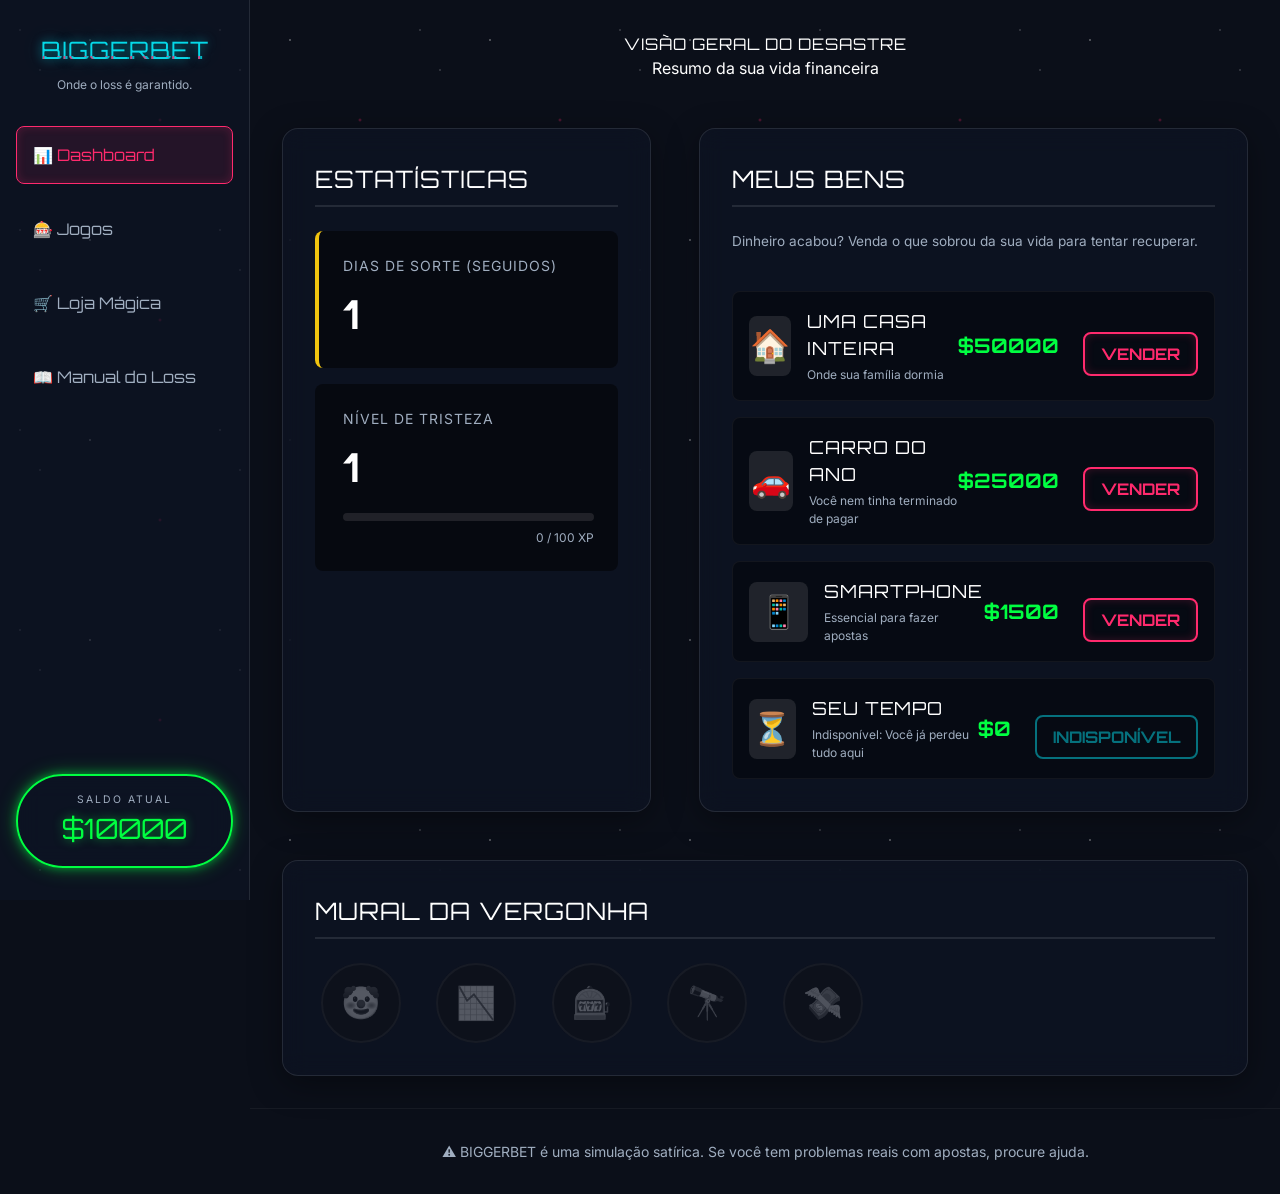
<file: index.html>
<!DOCTYPE html>
<html lang="pt-BR">
<head>
    <meta charset="UTF-8">
    <meta name="viewport" content="width=device-width, initial-scale=1.0">
    <title>BIGGERBET | Dashboard</title>
    
    <!-- Fonts -->
    <link href="https://fonts.googleapis.com/css2?family=Orbitron:wght@400;700;900&family=Inter:wght@400;600&display=swap" rel="stylesheet">
    
    <!-- Styles -->
    <link rel="stylesheet" href="./css/reset.css">
    <link rel="stylesheet" href="./css/base.css">
    <link rel="stylesheet" href="./css/layout.css">
    <link rel="stylesheet" href="./css/components.css">
</head>
<body>

    <div class="app-wrapper">
        <!-- Sidebar Navigation -->
        <aside class="sidebar">
            <div class="sidebar-logo">
                <h1 class="glitch-text" data-text="BIGGERBET">BIGGERBET</h1>
                <p class="tagline">Onde o loss é garantido.</p>
            </div>
            
            <nav>
                <ul class="nav-links">
                    <li><a href="index.html" class="active">📊 Dashboard</a></li>
                    <li><a href="games.html">🎰 Jogos</a></li>
                    <li><a href="shop.html">🛒 Loja Mágica</a></li>
                    <li><a href="manual-do-loss.html">📖 Manual do Loss</a></li>
                </ul>
            </nav>
            
            <div style="margin-top: auto;">
                <div class="wallet-badge glass">
                    <span class="wallet-label">SALDO ATUAL</span>
                    <span class="wallet-value" id="wallet-balance">$10000</span>
                </div>
            </div>
        </aside>

        <!-- Main Content -->
        <main class="main-content">
            <header class="app-header">
                <h2>VISÃO GERAL DO DESASTRE</h2>
                <p class="tagline">Resumo da sua vida financeira</p>
            </header>

            <div class="container dashboard-grid">
                
                <!-- Dashboard / Stats Box -->
                <section id="dashboard" class="panel glass">
                    <div class="panel-header">
                        <h2>Estatísticas</h2>
                    </div>
                    
                    <div class="stats-container">
                        <div class="stat-box warning">
                            <span class="stat-label">Dias de Sorte (Seguidos)</span>
                            <span class="stat-value" id="days-lost-counter">0</span>
                        </div>
                        
                        <div class="stat-box">
                            <span class="stat-label">Nível de Tristeza</span>
                            <span class="stat-value" id="user-level-name">1</span>
                            
                            <div class="xp-bar-container" title="100 XP para próximo nível">
                                <div class="xp-bar-fill" id="xp-bar" style="width: 0%"></div>
                            </div>
                            <span class="xp-text" id="xp-text">0 / 100 XP</span>
                        </div>
                    </div>
                </section>

                <!-- Assets / Life System -->
                <section id="assets" class="panel glass">
                    <div class="panel-header">
                        <h2>Meus Bens</h2>
                    </div>
                    <p style="color: var(--text-secondary); font-size: 0.85rem; margin-bottom: 1rem;">
                        Dinheiro acabou? Venda o que sobrou da sua vida para tentar recuperar.
                    </p>
                    <div class="assets-list" id="assets-list">
                        <!-- Populated by JS -->
                    </div>
                </section>

                <!-- Achievements Wall -->
                <section id="achievements" class="panel glass">
                    <div class="panel-header">
                        <h2>Mural da Vergonha</h2>
                    </div>
                    
                    <div class="achievements-grid" id="achievements-grid">
                        <div class="medal" id="ach-firstLoss" data-tooltip="Primeiro Loss: Parabéns, o primeiro de muitos.">💀</div>
                        <div class="medal" id="ach-faithfulRed" data-tooltip="Fiel ao Red: Voltou pro segundo dia de sofrimento.">🔥</div>
                        <div class="medal" id="ach-spinAddict" data-tooltip="Viciado em Girar: 5 giros no mesmo dia.">🎰</div>
                        <div class="medal" id="ach-goneBroke" data-tooltip="Falência Total: Zicou bonito, saldo chegou a zero.">💸</div>
                        <div class="medal" id="ach-brokeAstronomer" data-tooltip="Estatístico Iludido: Girou a roleta achando que ganhava.">🔭</div>
                    </div>
                </section>

            </div>

            <footer class="app-footer">
                <p>⚠️ BIGGERBET é uma simulação satírica. Se você tem problemas reais com apostas, procure ajuda.</p>
            </footer>
        </main>
    </div>

    <div id="toast-container" style="position: fixed; bottom: 20px; right: 20px; display: flex; flex-direction: column; gap: 10px; z-index: 1000;"></div>

    <script type="module" src="./js/main.js"></script>
</body>
</html>
</file>
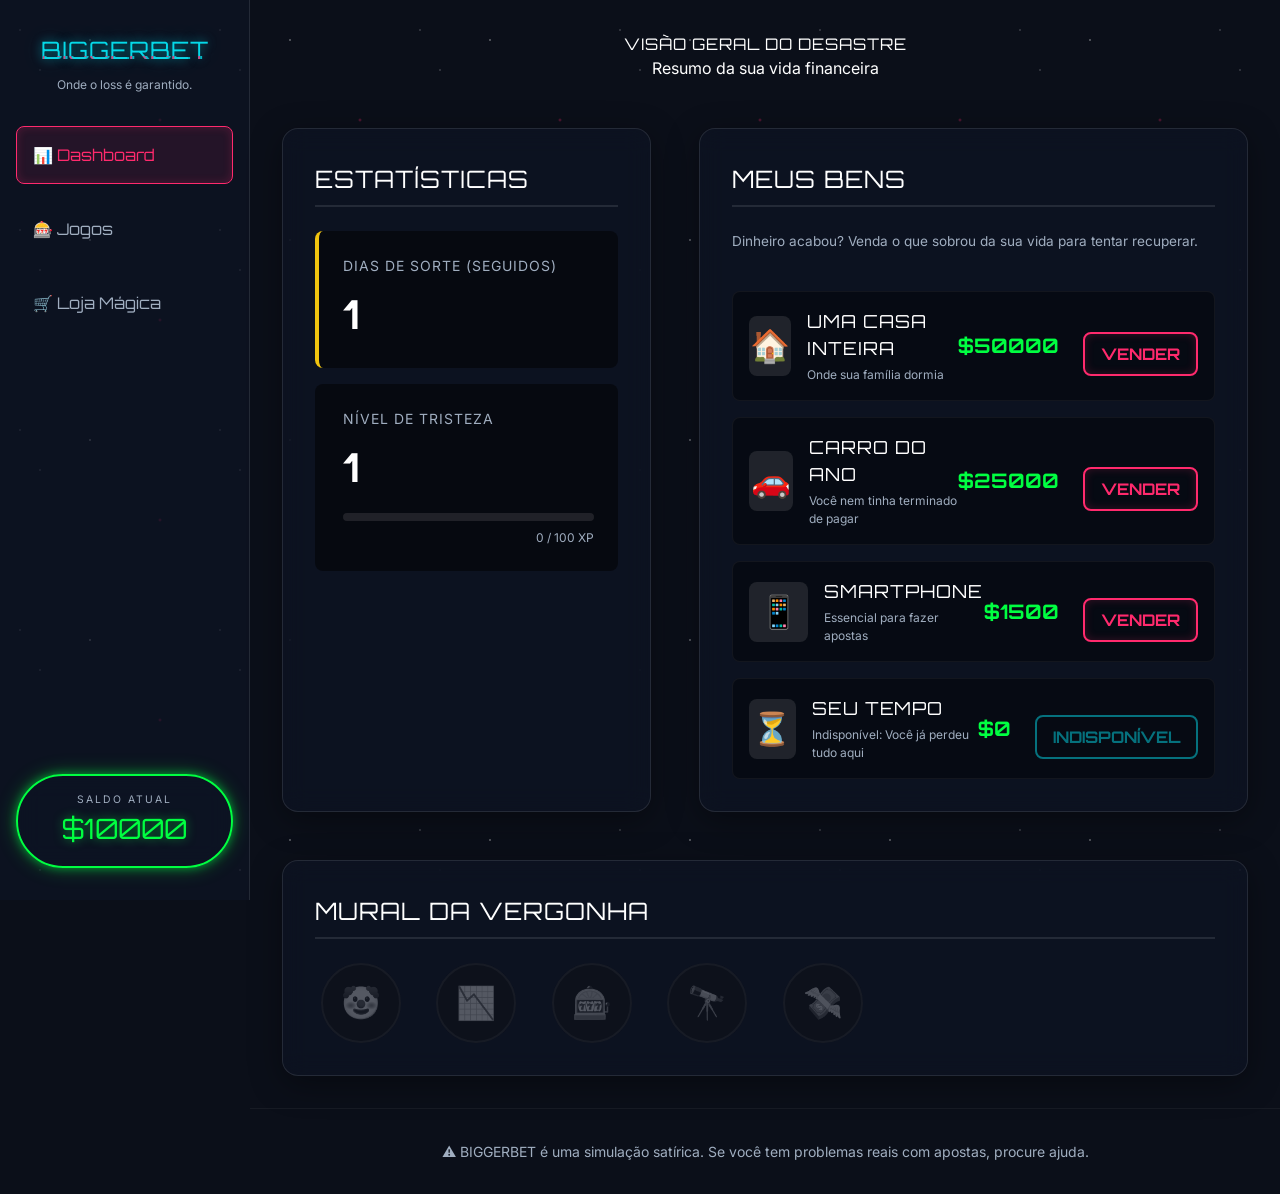
<file: BiggerBet/index.html>
<!DOCTYPE html>
<html lang="pt-BR">
<head>
    <meta charset="UTF-8">
    <meta name="viewport" content="width=device-width, initial-scale=1.0">
    <title>BIGGERBET | Dashboard</title>
    
    <!-- Fonts -->
    <link href="https://fonts.googleapis.com/css2?family=Orbitron:wght@400;700;900&family=Inter:wght@400;600&display=swap" rel="stylesheet">
    
    <!-- Styles -->
    <link rel="stylesheet" href="./css/reset.css">
    <link rel="stylesheet" href="./css/base.css">
    <link rel="stylesheet" href="./css/layout.css">
    <link rel="stylesheet" href="./css/components.css">
</head>
<body>

    <div class="app-wrapper">
        <!-- Sidebar Navigation -->
        <aside class="sidebar">
            <div class="sidebar-logo">
                <h1 class="glitch-text" data-text="BIGGERBET">BIGGERBET</h1>
                <p class="tagline">Onde o loss é garantido.</p>
            </div>
            
            <nav>
                <ul class="nav-links">
                    <li><a href="index.html" class="active">📊 Dashboard</a></li>
                    <li><a href="games.html">🎰 Jogos</a></li>
                    <li><a href="shop.html">🛒 Loja Mágica</a></li>
                </ul>
            </nav>
            
            <div style="margin-top: auto;">
                <div class="wallet-badge glass">
                    <span class="wallet-label">SALDO ATUAL</span>
                    <span class="wallet-value" id="wallet-balance">$10000</span>
                </div>
            </div>
        </aside>

        <!-- Main Content -->
        <main class="main-content">
            <header class="app-header">
                <h2>VISÃO GERAL DO DESASTRE</h2>
                <p class="tagline">Resumo da sua vida financeira</p>
            </header>

            <div class="container dashboard-grid">
                
                <!-- Dashboard / Stats Box -->
                <section id="dashboard" class="panel glass">
                    <div class="panel-header">
                        <h2>Estatísticas</h2>
                    </div>
                    
                    <div class="stats-container">
                        <div class="stat-box warning">
                            <span class="stat-label">Dias de Sorte (Seguidos)</span>
                            <span class="stat-value" id="days-lost-counter">0</span>
                        </div>
                        
                        <div class="stat-box">
                            <span class="stat-label">Nível de Tristeza</span>
                            <span class="stat-value" id="user-level-name">1</span>
                            
                            <div class="xp-bar-container" title="100 XP para próximo nível">
                                <div class="xp-bar-fill" id="xp-bar" style="width: 0%"></div>
                            </div>
                            <span class="xp-text" id="xp-text">0 / 100 XP</span>
                        </div>
                    </div>
                </section>

                <!-- Assets / Life System -->
                <section id="assets" class="panel glass">
                    <div class="panel-header">
                        <h2>Meus Bens</h2>
                    </div>
                    <p style="color: var(--text-secondary); font-size: 0.85rem; margin-bottom: 1rem;">
                        Dinheiro acabou? Venda o que sobrou da sua vida para tentar recuperar.
                    </p>
                    <div class="assets-list" id="assets-list">
                        <!-- Populated by JS -->
                    </div>
                </section>

                <!-- Achievements Wall -->
                <section id="achievements" class="panel glass">
                    <div class="panel-header">
                        <h2>Mural da Vergonha</h2>
                    </div>
                    
                    <div class="achievements-grid" id="achievements-grid">
                        <div class="medal" id="ach-firstLoss" data-tooltip="Primeiro Loss: Parabéns, o primeiro de muitos.">💀</div>
                        <div class="medal" id="ach-faithfulRed" data-tooltip="Fiel ao Red: Voltou pro segundo dia de sofrimento.">🔥</div>
                        <div class="medal" id="ach-spinAddict" data-tooltip="Viciado em Girar: 5 giros no mesmo dia.">🎰</div>
                        <div class="medal" id="ach-goneBroke" data-tooltip="Falência Total: Zicou bonito, saldo chegou a zero.">💸</div>
                        <div class="medal" id="ach-brokeAstronomer" data-tooltip="Estatístico Iludido: Girou a roleta achando que ganhava.">🔭</div>
                    </div>
                </section>

            </div>

            <footer class="app-footer">
                <p>⚠️ BIGGERBET é uma simulação satírica. Se você tem problemas reais com apostas, procure ajuda.</p>
            </footer>
        </main>
    </div>

    <div id="toast-container" style="position: fixed; bottom: 20px; right: 20px; display: flex; flex-direction: column; gap: 10px; z-index: 1000;"></div>

    <script type="module" src="./js/main.js"></script>
</body>
</html>
</file>
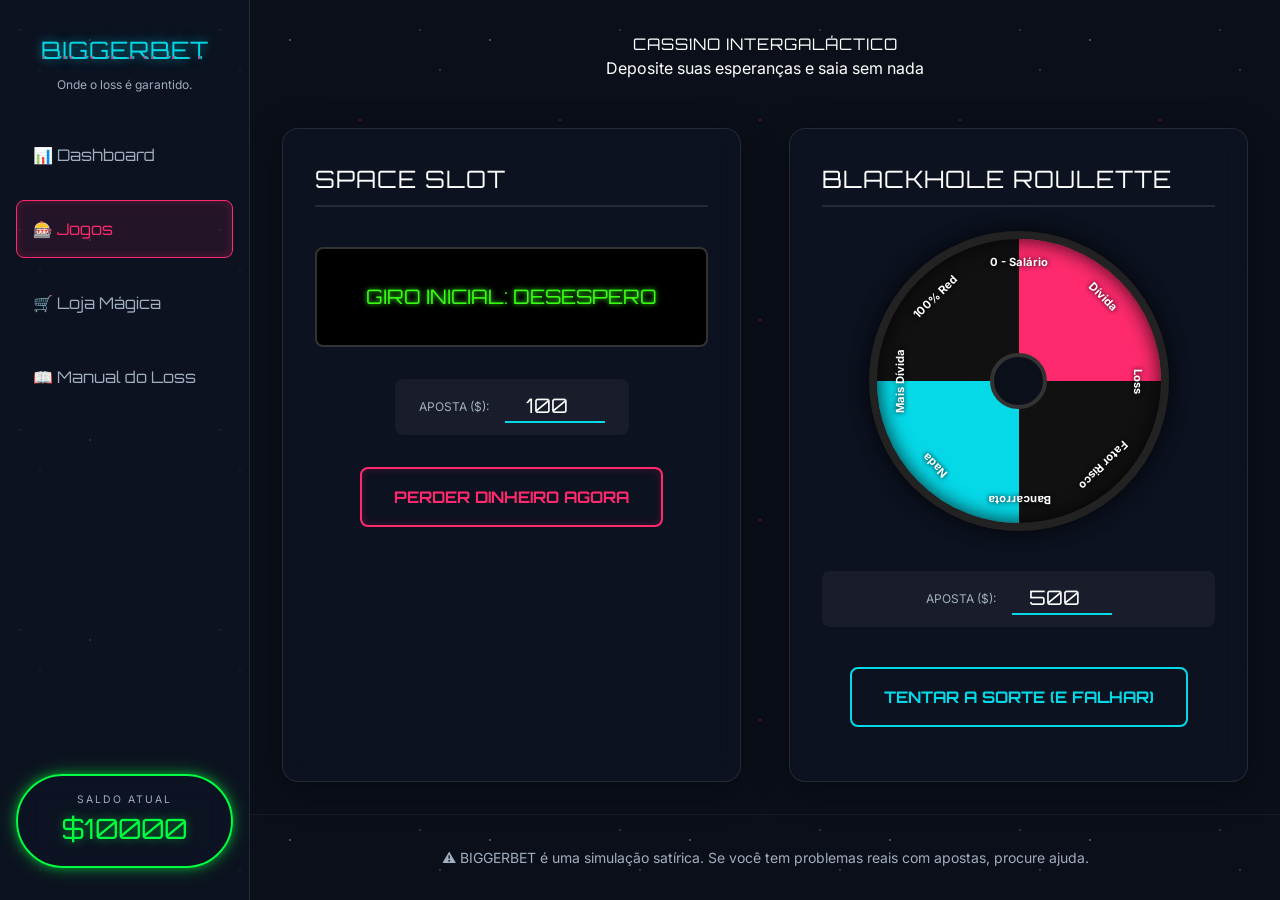
<file: games.html>
<!DOCTYPE html>
<html lang="pt-BR">
<head>
    <meta charset="UTF-8">
    <meta name="viewport" content="width=device-width, initial-scale=1.0">
    <title>BIGGERBET | Jogos</title>
    
    <!-- Fonts -->
    <link href="https://fonts.googleapis.com/css2?family=Orbitron:wght@400;700;900&family=Inter:wght@400;600&display=swap" rel="stylesheet">
    
    <!-- Styles -->
    <link rel="stylesheet" href="./css/reset.css">
    <link rel="stylesheet" href="./css/base.css">
    <link rel="stylesheet" href="./css/layout.css">
    <link rel="stylesheet" href="./css/components.css">
</head>
<body>

    <div class="app-wrapper">
        <!-- Sidebar Navigation -->
        <aside class="sidebar">
            <div class="sidebar-logo">
                <h1 class="glitch-text" data-text="BIGGERBET">BIGGERBET</h1>
                <p class="tagline">Onde o loss é garantido.</p>
            </div>
            
            <nav>
                <ul class="nav-links">
                    <li><a href="index.html">📊 Dashboard</a></li>
                    <li><a href="games.html" class="active">🎰 Jogos</a></li>
                    <li><a href="shop.html">🛒 Loja Mágica</a></li>
                    <li><a href="manual-do-loss.html">📖 Manual do Loss</a></li>
                </ul>
            </nav>
            
            <div style="margin-top: auto;">
                <div class="wallet-badge glass">
                    <span class="wallet-label">SALDO ATUAL</span>
                    <span class="wallet-value" id="wallet-balance">$10000</span>
                </div>
            </div>
        </aside>

        <!-- Main Content -->
        <main class="main-content">
            <header class="app-header">
                <h2>CASSINO INTERGALÁCTICO</h2>
                <p class="tagline">Deposite suas esperanças e saia sem nada</p>
            </header>

            <div class="container games-grid">
                
                <!-- Game 1: Space Slot -->
                <section id="slot" class="panel glass">
                    <div class="panel-header">
                        <h2>Space Slot</h2>
                    </div>
                    <div class="slot-machine">
                        <div class="slot-display" id="slot-display">
                            GIRO INICIAL: DESESPERO
                        </div>
                        <div class="bet-controls">
                            <label for="slot-bet">Aposta ($):</label>
                            <input type="number" id="slot-bet" value="100" min="10" step="10">
                        </div>
                        <button class="btn btn-primary" id="btn-spin-slot">Perder Dinheiro Agora</button>
                    </div>
                </section>

                <!-- Game 2: Blackhole Roulette -->
                <section id="roulette" class="panel glass">
                    <div class="panel-header">
                        <h2>Blackhole Roulette</h2>
                    </div>
                    <div class="roulette-container">
                        <div class="roulette-wheel" id="roulette-wheel">
                            <div class="center-hole"></div>
                        </div>
                        <div class="roulette-tooltip" id="roulette-tooltip"></div>
                    </div>
                    <div class="bet-controls" style="justify-content: center;">
                        <label for="roulette-bet">Aposta ($):</label>
                        <input type="number" id="roulette-bet" value="500" min="50" step="50">
                    </div>
                    <div style="text-align: center;">
                        <button class="btn btn-secondary" id="btn-spin-roulette">Tentar a Sorte (E Falhar)</button>
                    </div>
                </section>

            </div>

            <footer class="app-footer">
                <p>⚠️ BIGGERBET é uma simulação satírica. Se você tem problemas reais com apostas, procure ajuda.</p>
            </footer>
        </main>
    </div>

    <div id="toast-container" style="position: fixed; bottom: 20px; right: 20px; display: flex; flex-direction: column; gap: 10px; z-index: 1000;"></div>

    <script type="module" src="./js/main.js"></script>
</body>
</html>
</file>
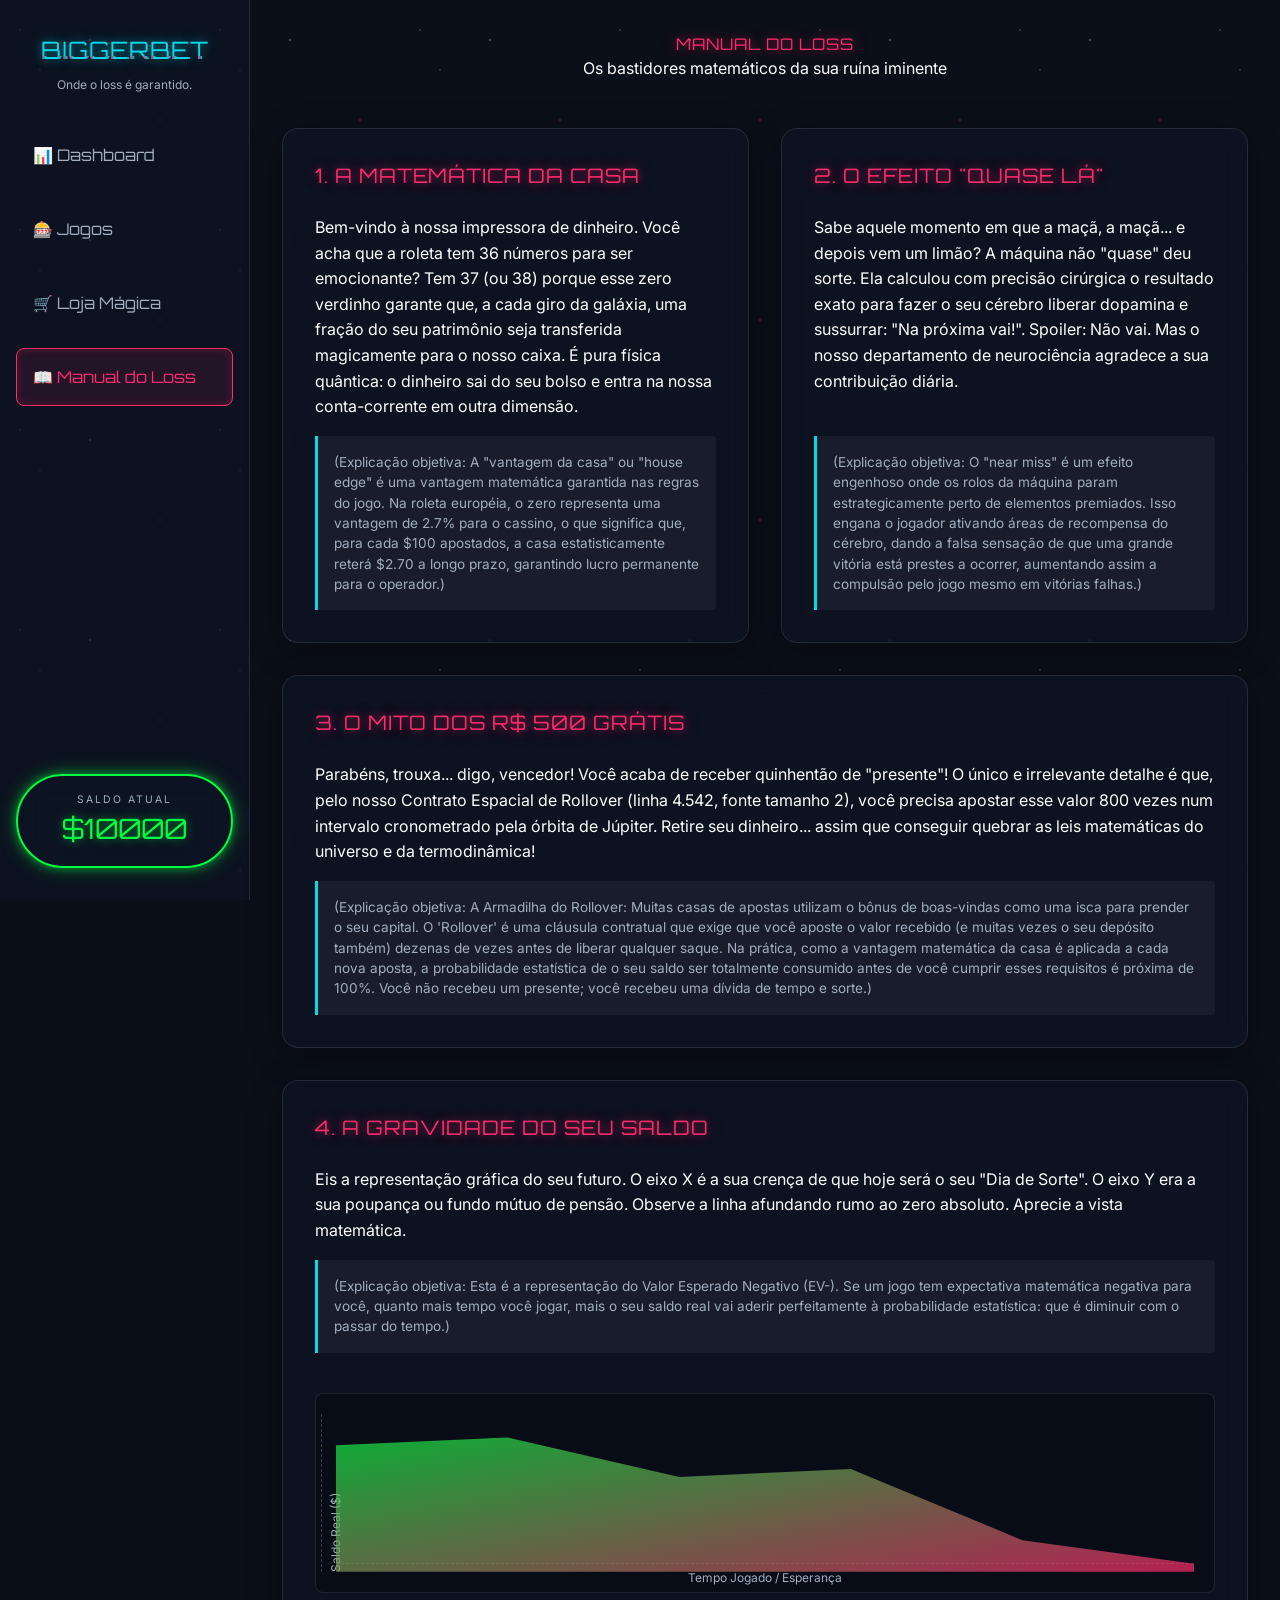
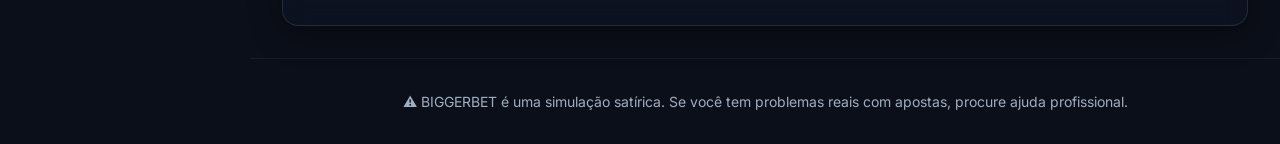
<file: manual-do-loss.html>
<!DOCTYPE html>
<html lang="pt-BR">
<head>
    <meta charset="UTF-8">
    <meta name="viewport" content="width=device-width, initial-scale=1.0">
    <title>BIGGERBET | Manual do Loss</title>
    
    <!-- Fonts -->
    <link href="https://fonts.googleapis.com/css2?family=Orbitron:wght@400;700;900&family=Inter:wght@400;600&display=swap" rel="stylesheet">
    
    <!-- Styles -->
    <link rel="stylesheet" href="./css/reset.css">
    <link rel="stylesheet" href="./css/base.css">
    <link rel="stylesheet" href="./css/layout.css">
    <link rel="stylesheet" href="./css/components.css">
    
    <style>
        .loss-grid {
            display: grid;
            grid-template-columns: 1fr;
            gap: 2rem;
        }

        @media (min-width: 900px) {
            .loss-grid {
                grid-template-columns: 1fr 1fr;
            }
            .loss-full {
                grid-column: 1 / -1;
            }
        }

        .loss-card {
            display: flex;
            flex-direction: column;
            gap: 1rem;
            position: relative;
            overflow: hidden;
        }

        .loss-card h3 {
            color: var(--neon-pink);
            font-size: 1.25rem;
            text-shadow: var(--shadow-neon-pink);
            margin-bottom: 0.5rem;
        }

        .ironic-text {
            font-size: 1rem;
            line-height: 1.6;
            color: var(--text-primary);
        }

        .objective-text {
            font-size: 0.85rem;
            line-height: 1.5;
            color: var(--text-secondary);
            background: rgba(255, 255, 255, 0.05);
            padding: 1rem;
            border-left: 3px solid var(--neon-cyan);
            border-radius: 0 4px 4px 0;
            margin-top: auto;
        }

        /* Chart Animation */
        .chart-container {
            width: 100%;
            height: 200px;
            background: rgba(0, 0, 0, 0.3);
            border: 1px solid rgba(255, 255, 255, 0.1);
            border-radius: 8px;
            position: relative;
            margin-top: 1.5rem;
            overflow: hidden;
            display: flex;
            align-items: flex-end;
            padding: 20px;
        }

        .chart-line {
            width: 100%;
            height: 100%;
            background: linear-gradient(to right bottom, var(--neon-money) 0%, var(--neon-pink) 100%);
            clip-path: polygon(0 20%, 20% 15%, 40% 40%, 60% 35%, 80% 80%, 100% 95%, 100% 100%, 0% 100%);
            opacity: 0.7;
            animation: fall 3s infinite alternate ease-in-out;
        }

        .chart-axis-x {
            position: absolute;
            bottom: 5px;
            left: 20px;
            right: 20px;
            text-align: center;
            font-size: 0.75rem;
            color: var(--text-secondary);
            border-top: 1px dashed rgba(255, 255, 255, 0.2);
            padding-top: 5px;
        }

        .chart-axis-y {
            position: absolute;
            left: 5px;
            top: 20px;
            bottom: 20px;
            font-size: 0.75rem;
            color: var(--text-secondary);
            writing-mode: vertical-rl;
            text-orientation: mixed;
            transform: rotate(180deg);
            border-right: 1px dashed rgba(255, 255, 255, 0.2);
            padding-right: 5px;
            display: flex;
            align-items: center;
        }

        @keyframes fall {
            0% {
                clip-path: polygon(0 20%, 20% 15%, 40% 40%, 60% 35%, 80% 80%, 100% 90%, 100% 100%, 0% 100%);
            }
            100% {
                clip-path: polygon(0 30%, 20% 35%, 40% 60%, 60% 55%, 80% 95%, 100% 99%, 100% 100%, 0% 100%);
            }
        }
        @media (max-width: 899px) {
            .loss-card h3 {
                font-size: 1.1rem;
            }
            .ironic-text {
                font-size: 0.95rem;
            }
            .objective-text {
                font-size: 0.8rem;
                padding: 0.75rem;
            }
            .chart-container {
                height: 150px;
                padding: 10px;
            }
        }
    </style>
</head>
<body>

    <div class="app-wrapper">
        <!-- Sidebar Navigation -->
        <aside class="sidebar">
            <div class="sidebar-logo">
                <h1 class="glitch-text" data-text="BIGGERBET">BIGGERBET</h1>
                <p class="tagline">Onde o loss é garantido.</p>
            </div>
            
            <nav>
                <ul class="nav-links">
                    <li><a href="index.html">📊 Dashboard</a></li>
                    <li><a href="games.html">🎰 Jogos</a></li>
                    <li><a href="shop.html">🛒 Loja Mágica</a></li>
                    <li><a href="manual-do-loss.html" class="active">📖 Manual do Loss</a></li>
                </ul>
            </nav>
            
            <div style="margin-top: auto;">
                <div class="wallet-badge glass">
                    <span class="wallet-label">SALDO ATUAL</span>
                    <span class="wallet-value" id="wallet-balance">$10000</span>
                </div>
            </div>
        </aside>

        <!-- Main Content -->
        <main class="main-content">
            <header class="app-header">
                <h2 style="color: var(--neon-pink); text-shadow: var(--shadow-neon-pink);">MANUAL DO LOSS</h2>
                <p class="tagline">Os bastidores matemáticos da sua ruína iminente</p>
            </header>

            <div class="container loss-grid">
                
                <section class="panel glass loss-card">
                    <div class="panel-header">
                        <h3>1. A Matemática da Casa</h3>
                    </div>
                    <p class="ironic-text">
                        Bem-vindo à nossa impressora de dinheiro. Você acha que a roleta tem 36 números para ser emocionante? Tem 37 (ou 38) porque esse zero verdinho garante que, a cada giro da galáxia, uma fração do seu patrimônio seja transferida magicamente para o nosso caixa. É pura física quântica: o dinheiro sai do seu bolso e entra na nossa conta-corrente em outra dimensão.
                    </p>
                    <p class="objective-text">
                        (<strong>Explicação objetiva:</strong> A "vantagem da casa" ou "house edge" é uma vantagem matemática garantida nas regras do jogo. Na roleta européia, o zero representa uma vantagem de 2.7% para o cassino, o que significa que, para cada $100 apostados, a casa estatisticamente reterá $2.70 a longo prazo, garantindo lucro permanente para o operador.)
                    </p>
                </section>

                <section class="panel glass loss-card">
                    <div class="panel-header">
                        <h3>2. O Efeito "Quase Lá"</h3>
                    </div>
                    <p class="ironic-text">
                        Sabe aquele momento em que a maçã, a maçã... e depois vem um limão? A máquina não "quase" deu sorte. Ela calculou com precisão cirúrgica o resultado exato para fazer o seu cérebro liberar dopamina e sussurrar: "Na próxima vai!". Spoiler: Não vai. Mas o nosso departamento de neurociência agradece a sua contribuição diária.
                    </p>
                    <p class="objective-text">
                        (<strong>Explicação objetiva:</strong> O "near miss" é um efeito engenhoso onde os rolos da máquina param estrategicamente perto de elementos premiados. Isso engana o jogador ativando áreas de recompensa do cérebro, dando a falsa sensação de que uma grande vitória está prestes a ocorrer, aumentando assim a compulsão pelo jogo mesmo em vitórias falhas.)
                    </p>
                </section>

                <section class="panel glass loss-card loss-full">
                    <div class="panel-header">
                        <h3>3. O Mito dos R$ 500 Grátis</h3>
                    </div>
                    <p class="ironic-text">
                        Parabéns, trouxa... digo, vencedor! Você acaba de receber quinhentão de "presente"! O único e irrelevante detalhe é que, pelo nosso Contrato Espacial de Rollover (linha 4.542, fonte tamanho 2), você precisa apostar esse valor 800 vezes num intervalo cronometrado pela órbita de Júpiter. Retire seu dinheiro... assim que conseguir quebrar as leis matemáticas do universo e da termodinâmica!
                    </p>
                    <p class="objective-text">
                        (<strong>Explicação objetiva:</strong> A Armadilha do Rollover: Muitas casas de apostas utilizam o bônus de boas-vindas como uma isca para prender o seu capital. O 'Rollover' é uma cláusula contratual que exige que você aposte o valor recebido (e muitas vezes o seu depósito também) dezenas de vezes antes de liberar qualquer saque. Na prática, como a vantagem matemática da casa é aplicada a cada nova aposta, a probabilidade estatística de o seu saldo ser totalmente consumido antes de você cumprir esses requisitos é próxima de 100%. Você não recebeu um presente; você recebeu uma dívida de tempo e sorte.)
                    </p>
                </section>

                <section class="panel glass loss-card loss-full">
                    <div class="panel-header">
                        <h3>4. A Gravidade do Seu Saldo</h3>
                    </div>
                    <p class="ironic-text">
                        Eis a representação gráfica do seu futuro. O eixo X é a sua crença de que hoje será o seu "Dia de Sorte". O eixo Y era a sua poupança ou fundo mútuo de pensão. Observe a linha afundando rumo ao zero absoluto. Aprecie a vista matemática.
                    </p>
                    <p class="objective-text">
                        (<strong>Explicação objetiva:</strong> Esta é a representação do Valor Esperado Negativo (EV-). Se um jogo tem expectativa matemática negativa para você, quanto mais tempo você jogar, mais o seu saldo real vai aderir perfeitamente à probabilidade estatística: que é diminuir com o passar do tempo.)
                    </p>

                    <div class="chart-container">
                        <div class="chart-axis-y">Saldo Real ($)</div>
                        <div class="chart-axis-x">Tempo Jogado / Esperança</div>
                        <div class="chart-line"></div>
                    </div>
                </section>

            </div>

            <footer class="app-footer">
                <p>⚠️ BIGGERBET é uma simulação satírica. Se você tem problemas reais com apostas, procure ajuda profissional.</p>
            </footer>
        </main>
    </div>

    <!-- Toast UI Notifications -->
    <div id="toast-container" style="position: fixed; bottom: 20px; right: 20px; display: flex; flex-direction: column; gap: 10px; z-index: 1000;"></div>

    <script type="module" src="./js/main.js"></script>
</body>
</html>
</file>
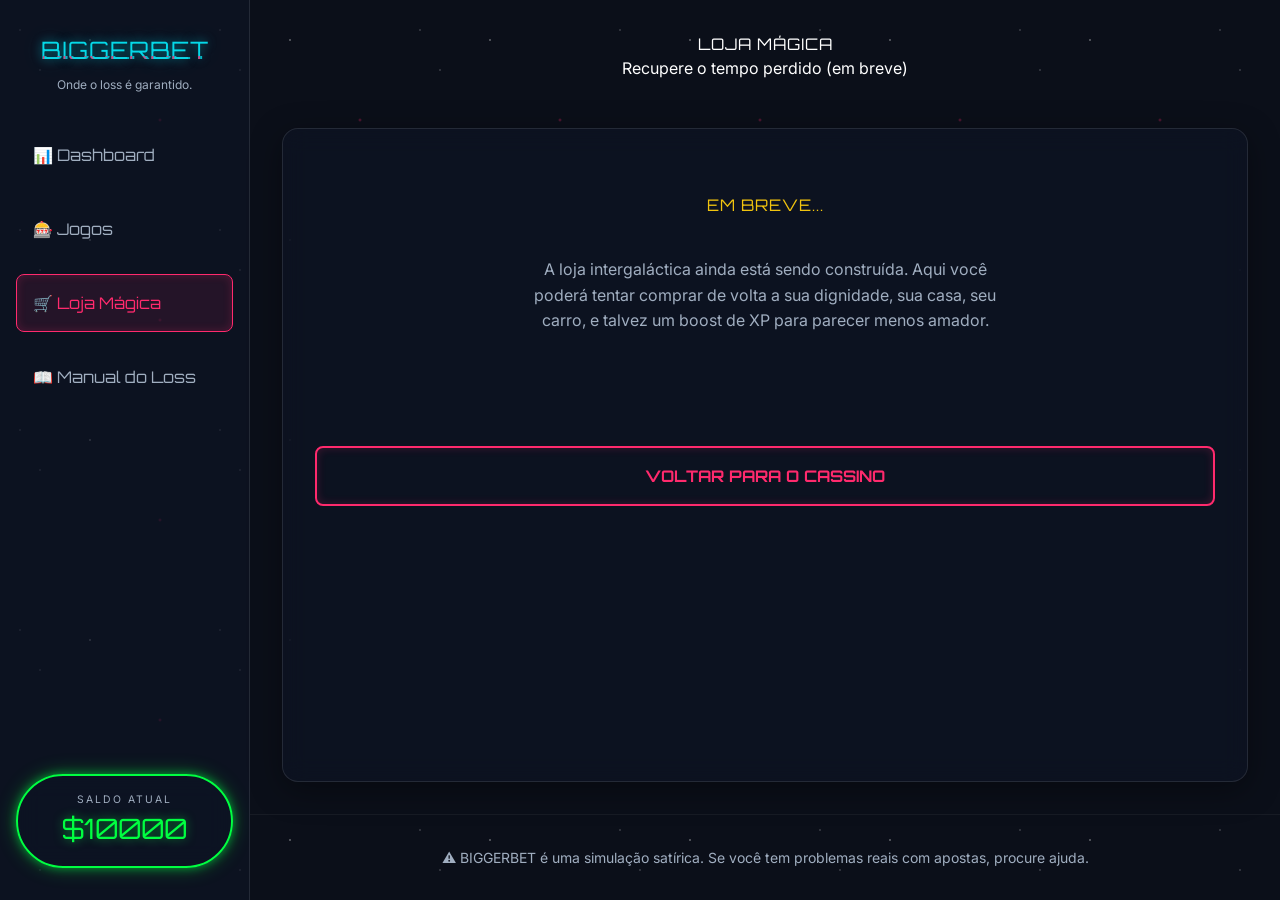
<file: shop.html>
<!DOCTYPE html>
<html lang="pt-BR">
<head>
    <meta charset="UTF-8">
    <meta name="viewport" content="width=device-width, initial-scale=1.0">
    <title>BIGGERBET | Loja Mágica</title>
    
    <!-- Fonts -->
    <link href="https://fonts.googleapis.com/css2?family=Orbitron:wght@400;700;900&family=Inter:wght@400;600&display=swap" rel="stylesheet">
    
    <!-- Styles -->
    <link rel="stylesheet" href="./css/reset.css">
    <link rel="stylesheet" href="./css/base.css">
    <link rel="stylesheet" href="./css/layout.css">
    <link rel="stylesheet" href="./css/components.css">
</head>
<body>

    <div class="app-wrapper">
        <!-- Sidebar Navigation -->
        <aside class="sidebar">
            <div class="sidebar-logo">
                <h1 class="glitch-text" data-text="BIGGERBET">BIGGERBET</h1>
                <p class="tagline">Onde o loss é garantido.</p>
            </div>
            
            <nav>
                <ul class="nav-links">
                    <li><a href="index.html">📊 Dashboard</a></li>
                    <li><a href="games.html">🎰 Jogos</a></li>
                    <li><a href="shop.html" class="active">🛒 Loja Mágica</a></li>
                    <li><a href="manual-do-loss.html">📖 Manual do Loss</a></li>
                </ul>
            </nav>
            
            <div style="margin-top: auto;">
                <div class="wallet-badge glass">
                    <span class="wallet-label">SALDO ATUAL</span>
                    <span class="wallet-value" id="wallet-balance">$10000</span>
                </div>
            </div>
        </aside>

        <!-- Main Content -->
        <main class="main-content">
            <header class="app-header">
                <h2>LOJA MÁGICA</h2>
                <p class="tagline">Recupere o tempo perdido (em breve)</p>
            </header>

            <div class="container">
                <section class="panel glass" style="text-align: center; padding: 4rem 2rem;">
                    <h2 style="color: var(--neon-yellow); margin-bottom: 1rem;">EM BREVE...</h2>
                    <p style="color: var(--text-secondary); max-width: 500px; margin: 0 auto; line-height: 1.6;">
                        A loja intergaláctica ainda está sendo construída. Aqui você poderá tentar comprar de volta a sua dignidade, sua casa, seu carro, e talvez um boost de XP para parecer menos amador.
                    </p>
                    <br><br>
                    <a href="games.html" class="btn btn-primary" style="text-decoration: none; display: inline-block;">VOLTAR PARA O CASSINO</a>
                </section>
            </div>

            <footer class="app-footer">
                <p>⚠️ BIGGERBET é uma simulação satírica. Se você tem problemas reais com apostas, procure ajuda.</p>
            </footer>
        </main>
    </div>

    <script type="module" src="./js/main.js"></script>
</body>
</html>
</file>
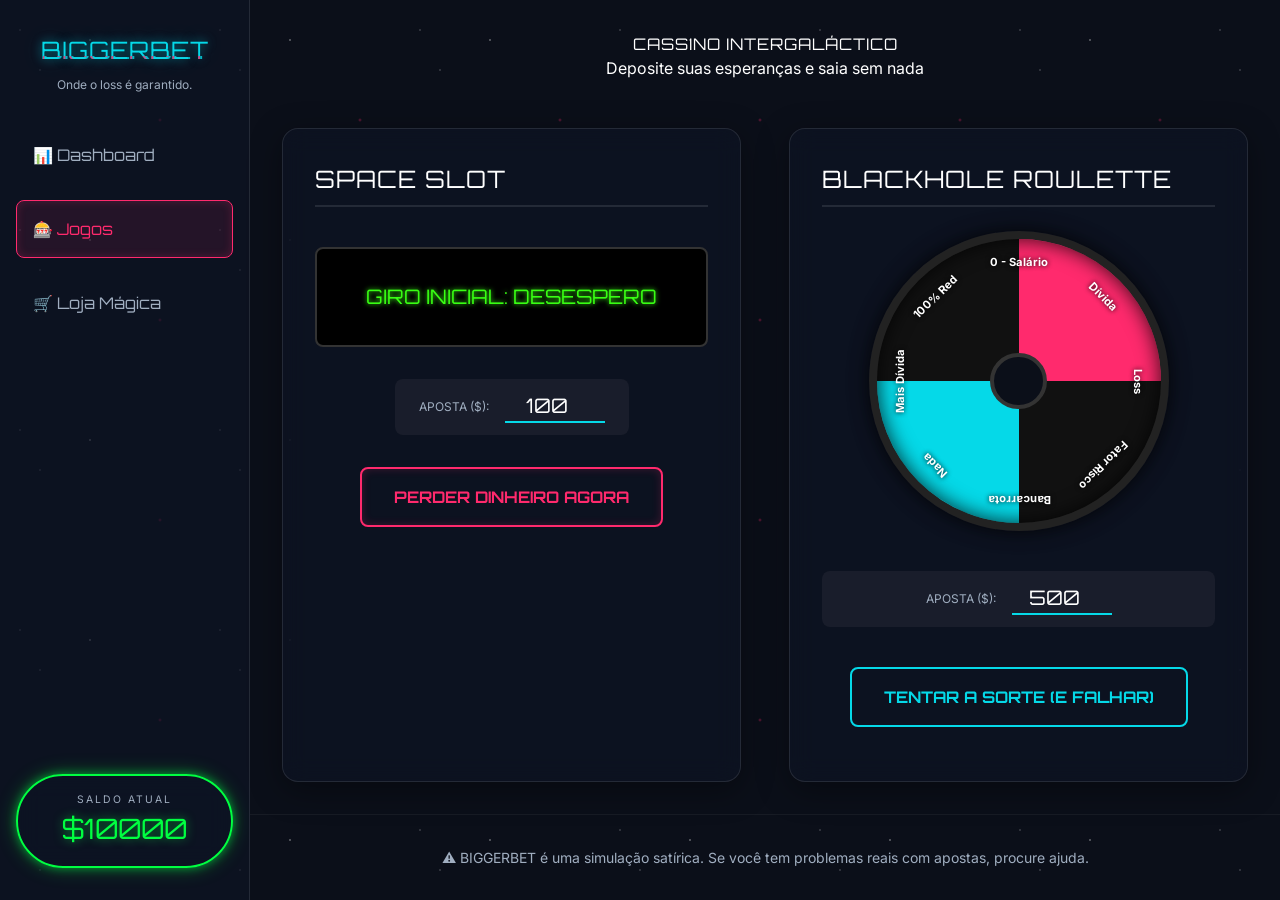
<file: BiggerBet/games.html>
<!DOCTYPE html>
<html lang="pt-BR">
<head>
    <meta charset="UTF-8">
    <meta name="viewport" content="width=device-width, initial-scale=1.0">
    <title>BIGGERBET | Jogos</title>
    
    <!-- Fonts -->
    <link href="https://fonts.googleapis.com/css2?family=Orbitron:wght@400;700;900&family=Inter:wght@400;600&display=swap" rel="stylesheet">
    
    <!-- Styles -->
    <link rel="stylesheet" href="./css/reset.css">
    <link rel="stylesheet" href="./css/base.css">
    <link rel="stylesheet" href="./css/layout.css">
    <link rel="stylesheet" href="./css/components.css">
</head>
<body>

    <div class="app-wrapper">
        <!-- Sidebar Navigation -->
        <aside class="sidebar">
            <div class="sidebar-logo">
                <h1 class="glitch-text" data-text="BIGGERBET">BIGGERBET</h1>
                <p class="tagline">Onde o loss é garantido.</p>
            </div>
            
            <nav>
                <ul class="nav-links">
                    <li><a href="index.html">📊 Dashboard</a></li>
                    <li><a href="games.html" class="active">🎰 Jogos</a></li>
                    <li><a href="shop.html">🛒 Loja Mágica</a></li>
                </ul>
            </nav>
            
            <div style="margin-top: auto;">
                <div class="wallet-badge glass">
                    <span class="wallet-label">SALDO ATUAL</span>
                    <span class="wallet-value" id="wallet-balance">$10000</span>
                </div>
            </div>
        </aside>

        <!-- Main Content -->
        <main class="main-content">
            <header class="app-header">
                <h2>CASSINO INTERGALÁCTICO</h2>
                <p class="tagline">Deposite suas esperanças e saia sem nada</p>
            </header>

            <div class="container games-grid">
                
                <!-- Game 1: Space Slot -->
                <section id="slot" class="panel glass">
                    <div class="panel-header">
                        <h2>Space Slot</h2>
                    </div>
                    <div class="slot-machine">
                        <div class="slot-display" id="slot-display">
                            GIRO INICIAL: DESESPERO
                        </div>
                        <div class="bet-controls">
                            <label for="slot-bet">Aposta ($):</label>
                            <input type="number" id="slot-bet" value="100" min="10" step="10">
                        </div>
                        <button class="btn btn-primary" id="btn-spin-slot">Perder Dinheiro Agora</button>
                    </div>
                </section>

                <!-- Game 2: Blackhole Roulette -->
                <section id="roulette" class="panel glass">
                    <div class="panel-header">
                        <h2>Blackhole Roulette</h2>
                    </div>
                    <div class="roulette-container">
                        <div class="roulette-wheel" id="roulette-wheel">
                            <div class="center-hole"></div>
                        </div>
                        <div class="roulette-tooltip" id="roulette-tooltip"></div>
                    </div>
                    <div class="bet-controls" style="justify-content: center;">
                        <label for="roulette-bet">Aposta ($):</label>
                        <input type="number" id="roulette-bet" value="500" min="50" step="50">
                    </div>
                    <div style="text-align: center;">
                        <button class="btn btn-secondary" id="btn-spin-roulette">Tentar a Sorte (E Falhar)</button>
                    </div>
                </section>

            </div>

            <footer class="app-footer">
                <p>⚠️ BIGGERBET é uma simulação satírica. Se você tem problemas reais com apostas, procure ajuda.</p>
            </footer>
        </main>
    </div>

    <div id="toast-container" style="position: fixed; bottom: 20px; right: 20px; display: flex; flex-direction: column; gap: 10px; z-index: 1000;"></div>

    <script type="module" src="./js/main.js"></script>
</body>
</html>
</file>
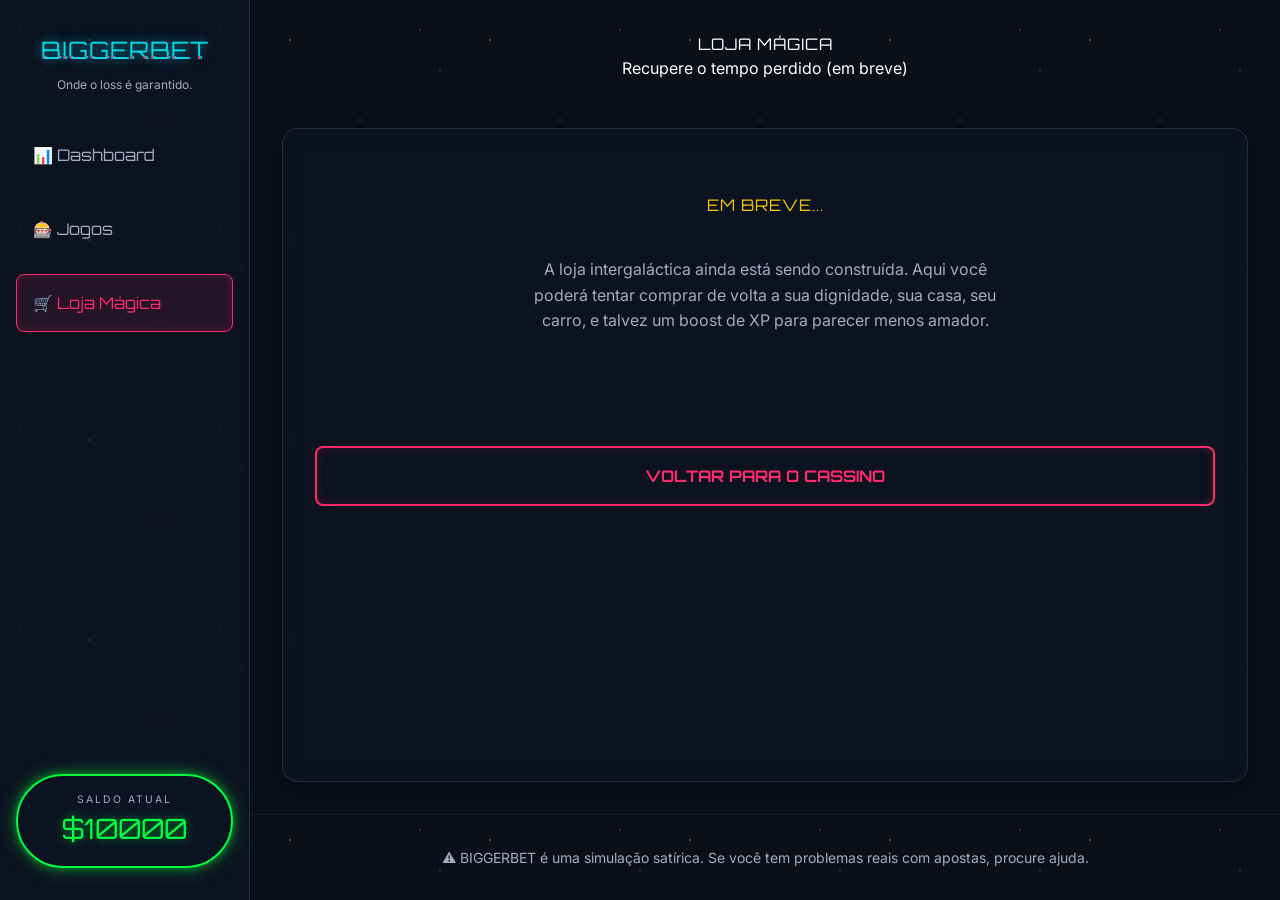
<file: BiggerBet/shop.html>
<!DOCTYPE html>
<html lang="pt-BR">
<head>
    <meta charset="UTF-8">
    <meta name="viewport" content="width=device-width, initial-scale=1.0">
    <title>BIGGERBET | Loja Mágica</title>
    
    <!-- Fonts -->
    <link href="https://fonts.googleapis.com/css2?family=Orbitron:wght@400;700;900&family=Inter:wght@400;600&display=swap" rel="stylesheet">
    
    <!-- Styles -->
    <link rel="stylesheet" href="./css/reset.css">
    <link rel="stylesheet" href="./css/base.css">
    <link rel="stylesheet" href="./css/layout.css">
    <link rel="stylesheet" href="./css/components.css">
</head>
<body>

    <div class="app-wrapper">
        <!-- Sidebar Navigation -->
        <aside class="sidebar">
            <div class="sidebar-logo">
                <h1 class="glitch-text" data-text="BIGGERBET">BIGGERBET</h1>
                <p class="tagline">Onde o loss é garantido.</p>
            </div>
            
            <nav>
                <ul class="nav-links">
                    <li><a href="index.html">📊 Dashboard</a></li>
                    <li><a href="games.html">🎰 Jogos</a></li>
                    <li><a href="shop.html" class="active">🛒 Loja Mágica</a></li>
                </ul>
            </nav>
            
            <div style="margin-top: auto;">
                <div class="wallet-badge glass">
                    <span class="wallet-label">SALDO ATUAL</span>
                    <span class="wallet-value" id="wallet-balance">$10000</span>
                </div>
            </div>
        </aside>

        <!-- Main Content -->
        <main class="main-content">
            <header class="app-header">
                <h2>LOJA MÁGICA</h2>
                <p class="tagline">Recupere o tempo perdido (em breve)</p>
            </header>

            <div class="container">
                <section class="panel glass" style="text-align: center; padding: 4rem 2rem;">
                    <h2 style="color: var(--neon-yellow); margin-bottom: 1rem;">EM BREVE...</h2>
                    <p style="color: var(--text-secondary); max-width: 500px; margin: 0 auto; line-height: 1.6;">
                        A loja intergaláctica ainda está sendo construída. Aqui você poderá tentar comprar de volta a sua dignidade, sua casa, seu carro, e talvez um boost de XP para parecer menos amador.
                    </p>
                    <br><br>
                    <a href="games.html" class="btn btn-primary" style="text-decoration: none; display: inline-block;">VOLTAR PARA O CASSINO</a>
                </section>
            </div>

            <footer class="app-footer">
                <p>⚠️ BIGGERBET é uma simulação satírica. Se você tem problemas reais com apostas, procure ajuda.</p>
            </footer>
        </main>
    </div>

    <script type="module" src="./js/main.js"></script>
</body>
</html>
</file>
<file: css/base.css>
/* base.css – Colors, Typography, Variables & Global Styles */

:root {
    /* Color Palette */
    --bg-dark: #0b0f19;
    --bg-dark-glass: rgba(14, 21, 37, 0.6);
    
    --neon-pink: #ff2a6d;
    --neon-cyan: #05d9e8;
    --neon-yellow: #f1c40f;
    --neon-green: #39ff14;
    --neon-money: #00ff41;
    
    --text-primary: #ffffff;
    --text-secondary: #a0aec0;
    
    /* Typography */
    --font-sans: 'Inter', system-ui, -apple-system, sans-serif;
    --font-display: 'Orbitron', sans-serif;
    
    /* Effects */
    --shadow-neon-pink: 0 0 10px rgba(255, 42, 109, 0.5), 0 0 20px rgba(255, 42, 109, 0.3);
    --shadow-neon-cyan: 0 0 10px rgba(5, 217, 232, 0.5), 0 0 20px rgba(5, 217, 232, 0.3);
    --shadow-neon-money: 0 0 10px rgba(0, 255, 65, 0.5), 0 0 20px rgba(0, 255, 65, 0.3);
    --transition-fast: 0.2s ease;
    --transition-medium: 0.4s ease;
}

body {
    font-family: var(--font-sans);
    color: var(--text-primary);
    background-color: var(--bg-dark);
    display: flex;
    flex-direction: column;
    min-height: 100vh;
    overflow-x: hidden;
    position: relative;
}

/* Animated Starfield Background */
body::before {
    content: '';
    position: fixed;
    top: 0; left: 0; width: 100%; height: 100%;
    background-image: 
        radial-gradient(1px 1px at 20px 30px, #ffffff, rgba(0,0,0,0)),
        radial-gradient(1px 1px at 40px 70px, #ffffff, rgba(0,0,0,0)),
        radial-gradient(1.5px 1.5px at 90px 40px, #ffffff, rgba(0,0,0,0)),
        radial-gradient(2px 2px at 160px 120px, rgba(255,42,109,0.8), rgba(0,0,0,0));
    background-repeat: repeat;
    background-size: 200px 200px;
    animation: stars 100s linear infinite;
    z-index: -1;
    opacity: 0.5;
}

@keyframes stars {
    0% { background-position: 0 0; }
    100% { background-position: -1000px 1000px; }
}

h1, h2, h3 {
    font-family: var(--font-display);
    letter-spacing: 1px;
    text-transform: uppercase;
}

/* Glassmorphism utility */
.glass {
    background: var(--bg-dark-glass);
    backdrop-filter: blur(12px);
    -webkit-backdrop-filter: blur(12px);
    border: 1px solid rgba(255, 255, 255, 0.1);
    box-shadow: 0 8px 32px 0 rgba(0, 0, 0, 0.37);
}
</file>
<file: css/layout.css>
/* layout.css – Structure and Grid */

.app-wrapper {
    display: flex;
    min-height: 100vh;
    width: 100%;
}

/* Sidebar Navigation */
.sidebar {
    width: 250px;
    background: var(--bg-dark-glass);
    border-right: 1px solid rgba(255, 255, 255, 0.1);
    display: flex;
    flex-direction: column;
    padding: 2rem 1rem;
    position: fixed;
    height: 100vh;
    overflow-y: auto;
    z-index: 100;
}

.sidebar-logo {
    text-align: center;
    margin-bottom: 2rem;
}

.sidebar-logo h1 {
    color: var(--neon-cyan);
    font-size: 1.5rem;
    text-shadow: var(--shadow-neon-cyan);
    margin-bottom: 0.5rem;
}

.sidebar-logo .tagline {
    font-size: 0.75rem;
    color: var(--text-secondary);
}

.nav-links {
    display: flex;
    flex-direction: column;
    gap: 1rem;
    list-style: none;
    padding: 0;
    margin: 0;
}

.nav-links a {
    color: var(--text-secondary);
    text-decoration: none;
    padding: 1rem;
    border-radius: 8px;
    transition: var(--transition-medium);
    display: block;
    font-family: var(--font-display);
    border: 1px solid transparent;
}

.nav-links a:hover, .nav-links a.active {
    color: var(--neon-pink);
    background: rgba(255, 42, 109, 0.1);
    border-color: var(--neon-pink);
    box-shadow: 0 0 10px rgba(255, 42, 109, 0.2) inset;
}

/* Main Content */
.main-content {
    flex: 1;
    margin-left: 250px;
    display: flex;
    flex-direction: column;
    min-height: 100vh;
}

.app-header {
    text-align: center;
    padding: 2rem 1rem 1rem;
}

.container {
    max-width: 1200px;
    margin: 0 auto;
    padding: 2rem;
    display: grid;
    grid-template-columns: 1fr;
    gap: 3rem;
    flex: 1;
    width: 100%;
}

@media (min-width: 900px) {
    .container.dashboard-grid {
        grid-template-columns: 1fr 1fr;
        grid-template-areas: 
            "dash assets"
            "achieve achieve";
    }
    
    .container.games-grid {
        grid-template-columns: 1fr 1fr;
        grid-template-areas: 
            "slot roulette";
    }
    
    #dashboard { grid-area: dash; }
    #assets { grid-area: assets; }
    #achievements { grid-area: achieve; }
    #slot { grid-area: slot; }
    #roulette { grid-area: roulette; }
}

.app-footer {
    text-align: center;
    padding: 2rem;
    color: var(--text-secondary);
    font-size: 0.875rem;
    border-top: 1px solid rgba(255, 255, 255, 0.05);
    margin-top: auto;
}

.panel {
    border-radius: 16px;
    padding: 2rem;
    display: flex;
    flex-direction: column;
    gap: 1.5rem;
}

.panel-header h2 {
    font-size: 1.5rem;
    color: var(--text-primary);
    border-bottom: 2px solid rgba(255, 255, 255, 0.1);
    padding-bottom: 0.5rem;
}

/* Responsive Mobile Layout (Fixed Header & Bottom Nav) */
@media (max-width: 899px) {
    .app-wrapper {
        flex-direction: column;
    }

    .sidebar {
        position: static;
        width: 100%;
        height: auto;
        border: none;
        padding: 0;
        background: transparent;
    }

    .sidebar-logo {
        position: fixed;
        top: 0;
        left: 0;
        width: 100%;
        padding: 0.75rem 1rem;
        background: var(--bg-dark-glass);
        z-index: 1000;
        backdrop-filter: blur(12px);
        -webkit-backdrop-filter: blur(12px);
        border-bottom: 1px solid rgba(255,255,255,0.1);
        margin: 0;
        display: flex;
        justify-content: flex-start;
        align-items: center;
    }

    .sidebar-logo h1 {
        margin: 0;
        font-size: 1.25rem;
    }

    .sidebar-logo .tagline {
        display: none;
    }

    .sidebar > div[style*="margin-top: auto"] {
        position: fixed;
        top: 0.5rem;
        right: 1rem;
        margin-top: 0 !important;
        z-index: 1001;
    }

    .wallet-badge {
        padding: 0.25rem 0.75rem;
        border-width: 1px;
    }

    .wallet-label {
        font-size: 0.5rem;
    }

    .wallet-value {
        font-size: 1rem;
    }

    nav {
        position: fixed;
        bottom: 0;
        left: 0;
        width: 100%;
        background: var(--bg-dark-glass);
        backdrop-filter: blur(12px);
        -webkit-backdrop-filter: blur(12px);
        border-top: 1px solid rgba(255, 255, 255, 0.1);
        z-index: 1000;
        padding: 0.5rem;
    }

    .nav-links {
        display: flex;
        flex-direction: row;
        justify-content: space-around;
        gap: 0;
        margin: 0;
    }

    .nav-links a {
        padding: 0.5rem;
        font-size: 0.7rem;
        text-align: center;
        display: flex;
        flex-direction: column;
        align-items: center;
        border-radius: 8px;
    }

    .nav-links a.active {
        box-shadow: 0 -2px 10px rgba(255, 42, 109, 0.2) inset;
        background: rgba(255, 42, 109, 0.1);
    }

    .main-content {
        margin-left: 0;
        padding-top: 65px;
        padding-bottom: 75px;
    }

    .app-header {
        padding: 1rem 1rem 0.5rem;
    }

    .app-header h2 {
        font-size: 1.25rem;
    }

    .container {
        padding: 1rem;
        gap: 1.5rem;
    }

    .panel {
        padding: 1.25rem;
        gap: 1rem;
    }
}
</file>
<file: css/components.css>
/* components.css – Reusable UI Widgets */

/* 1. Glitch Text */
.glitch-text {
    position: relative;
    display: inline-block;
}

.glitch-text::before, .glitch-text::after {
    content: attr(data-text);
    position: absolute;
    top: 0;
    left: 0;
    width: 100%;
    height: 100%;
    opacity: 0.8;
}

.glitch-text::before {
    left: 2px;
    text-shadow: -2px 0 var(--neon-pink);
    clip: rect(24px, 550px, 90px, 0);
    animation: glitch-anim 3s infinite linear alternate-reverse;
}

.glitch-text::after {
    left: -2px;
    text-shadow: -2px 0 var(--neon-cyan);
    clip: rect(85px, 550px, 140px, 0);
    animation: glitch-anim 2.5s infinite linear alternate-reverse;
}

@keyframes glitch-anim {
    0% { clip: rect(10px, 9999px, 31px, 0); }
    5% { clip: rect(70px, 9999px, 73px, 0); }
    10% { clip: rect(24px, 9999px, 86px, 0); }
    15% { clip: rect(98px, 9999px, 100px, 0); }
    20% { clip: rect(32px, 9999px, 93px, 0); }
    25% { clip: rect(4px, 9999px, 97px, 0); }
    100% { clip: rect(4px, 9999px, 97px, 0); }
}

/* 2. Buttons */
.btn {
    padding: 1rem 2rem;
    font-family: var(--font-display);
    font-weight: 700;
    font-size: 1rem;
    text-transform: uppercase;
    border-radius: 8px;
    position: relative;
    overflow: hidden;
    transition: var(--transition-medium);
    margin-top: 1rem;
}

/* Wallet Badge in Header */
.logo-container {
    display: flex;
    flex-direction: column;
    align-items: center;
    gap: 1.5rem;
    margin-bottom: 1rem;
}

.wallet-badge {
    padding: 1rem 2rem;
    border-radius: 50px;
    border: 2px solid var(--neon-money);
    box-shadow: var(--shadow-neon-money);
    display: flex;
    flex-direction: column;
    align-items: center;
}

.wallet-label {
    font-size: 0.65rem;
    color: var(--text-secondary);
    letter-spacing: 2px;
}

.wallet-value {
    font-family: var(--font-display);
    font-size: 1.75rem;
    color: var(--neon-money);
    text-shadow: 0 0 10px rgba(0, 255, 65, 0.5);
}

/* Bet Controls */
.bet-controls {
    display: flex;
    align-items: center;
    justify-content: center;
    flex-wrap: wrap;
    gap: 1rem;
    margin-top: 1rem;
    background: rgba(255, 255, 255, 0.05);
    padding: 0.75rem 1.5rem;
    border-radius: 8px;
}

.bet-controls label {
    font-size: 0.75rem;
    color: var(--text-secondary);
    text-transform: uppercase;
}

.bet-controls input {
    background: transparent;
    border: none;
    border-bottom: 2px solid var(--neon-cyan);
    color: #fff;
    font-family: var(--font-display);
    font-size: 1.25rem;
    width: 100px;
    text-align: center;
}

.bet-controls input:focus {
    outline: none;
    border-color: var(--neon-pink);
}

.btn-primary {
    background-color: transparent;
    border: 2px solid var(--neon-pink);
    color: var(--neon-pink);
    box-shadow: 0 0 10px rgba(255, 42, 109, 0.2) inset;
}

.btn-primary:hover, .btn-primary:active {
    background-color: var(--neon-pink);
    color: var(--bg-dark);
    box-shadow: var(--shadow-neon-pink);
}

.btn-secondary {
    background-color: transparent;
    border: 2px solid var(--neon-cyan);
    color: var(--neon-cyan);
}

.btn-secondary:hover, .btn-secondary:active {
    background-color: var(--neon-cyan);
    color: var(--bg-dark);
    box-shadow: var(--shadow-neon-cyan);
}

/* 3. Stat Boxes */
.stats-container {
    display: flex;
    flex-direction: column;
    gap: 1rem;
}

.stat-box {
    background: rgba(0, 0, 0, 0.5);
    padding: 1.5rem;
    border-radius: 8px;
    border-left: 4px solid transparent;
}

.stat-box.warning { border-left-color: var(--neon-yellow); }
.stat-box.danger { border-left-color: var(--neon-pink); }

.stat-label {
    display: block;
    color: var(--text-secondary);
    font-size: 0.875rem;
    margin-bottom: 0.5rem;
    text-transform: uppercase;
    letter-spacing: 1px;
}

.stat-value {
    font-family: var(--font-display);
    font-size: 2.5rem;
    font-weight: 700;
    color: var(--text-primary);
}

/* XP Bar */
.xp-bar-container {
    height: 8px;
    background: rgba(255, 255, 255, 0.1);
    border-radius: 4px;
    margin: 1rem 0 0.5rem;
    overflow: hidden;
}

.xp-bar-fill {
    height: 100%;
    background: linear-gradient(90deg, var(--neon-pink), var(--neon-yellow));
    width: 0%; /* Dynamic */
    transition: width 0.5s cubic-bezier(0.4, 0, 0.2, 1);
    box-shadow: 0 0 10px var(--neon-pink);
}

.xp-text {
    font-size: 0.75rem;
    color: var(--text-secondary);
    text-align: right;
    display: block;
}

/* 4. Slot Machine Display */
.slot-machine {
    margin-top: 1rem;
    display: flex;
    flex-direction: column;
    gap: 1rem;
    align-items: center;
}

.slot-display {
    width: 100%;
    background: #000;
    padding: 2rem 1rem;
    text-align: center;
    border: 2px solid #333;
    border-radius: 8px;
    font-family: var(--font-display);
    font-size: 1.25rem;
    color: var(--neon-green);
    text-transform: uppercase;
    text-shadow: 0 0 5px var(--neon-green);
    min-height: 100px;
    display: flex;
    align-items: center;
    justify-content: center;
}

.slot-display.spinning {
    animation: flash-danger 0.2s infinite;
}

@keyframes flash-danger {
    0% { color: var(--neon-pink); text-shadow: 0 0 10px var(--neon-pink); }
    50% { color: #fff; text-shadow: none; }
    100% { color: var(--neon-pink); text-shadow: 0 0 10px var(--neon-pink); }
}

/* 5. Roulette Wheel */
.roulette-container {
    position: relative;
    width: 100%;
    aspect-ratio: 1 / 1;
    max-width: 300px;
    margin: 0 auto;
}

.roulette-wheel {
    width: 100%;
    height: 100%;
    border-radius: 50%;
    background: conic-gradient(
        var(--neon-pink) 0deg 90deg, 
        #111 90deg 180deg, 
        var(--neon-cyan) 180deg 270deg, 
        #111 270deg 360deg
    );
    border: 8px solid #222;
    box-shadow: 0 0 20px rgba(0,0,0,0.8), inset 0 0 20px rgba(0,0,0,0.8);
    position: relative;
    display: flex;
    align-items: center;
    justify-content: center;
    transition: transform 3s cubic-bezier(0.25, 0.1, 0.25, 1);
}

.center-hole {
    width: 20%;
    height: 20%;
    background: var(--bg-dark);
    border-radius: 50%;
    border: 4px solid #333;
}

.roulette-tooltip {
    text-align: center;
    margin-top: 1.5rem;
    min-height: 48px;
    font-size: 1rem;
    color: var(--neon-yellow);
    font-style: italic;
    opacity: 0;
    transition: opacity 0.3s;
}

.roulette-tooltip.show { opacity: 1; }

/* 6. Achievement Grid & Medals */
.achievements-grid {
    display: grid;
    grid-template-columns: repeat(auto-fill, minmax(80px, 1fr));
    gap: 1.5rem;
    justify-items: center;
}

.medal {
    width: 80px;
    height: 80px;
    border-radius: 50%;
    background: #111;
    border: 2px solid #333;
    display: flex;
    align-items: center;
    justify-content: center;
    font-size: 2rem;
    opacity: 0.3;
    filter: grayscale(100%);
    position: relative;
    cursor: help;
    transition: var(--transition-medium);
}

.medal.unlocked {
    opacity: 1;
    filter: grayscale(0%);
    border-color: var(--neon-yellow);
    box-shadow: 0 0 15px rgba(241, 196, 15, 0.4);
    animation: unlock-pop 0.5s cubic-bezier(0.175, 0.885, 0.32, 1.275);
}

@keyframes unlock-pop {
    0% { transform: scale(0.8); }
    50% { transform: scale(1.1); box-shadow: 0 0 30px var(--neon-yellow); }
    100% { transform: scale(1); }
}

/* Tooltip for medals */
.medal::after {
    content: attr(data-tooltip);
    position: absolute;
    bottom: -120%;
    left: 50%;
    transform: translateX(-50%);
    background: rgba(0,0,0,0.9);
    color: #fff;
    padding: 0.5rem;
    border-radius: 4px;
    font-size: 0.75rem;
    width: max-content;
    max-width: 200px;
    text-align: center;
    border: 1px solid var(--neon-yellow);
    opacity: 0;
    pointer-events: none;
    transition: var(--transition-fast);
    z-index: 10;
}

.medal:hover::after {
    opacity: 1;
    bottom: -100%;
}

/* 7. Assets / Life System */
.assets-list {
    display: flex;
    flex-direction: column;
    gap: 1rem;
}

.asset-item {
    display: flex;
    align-items: center;
    justify-content: space-between;
    background: rgba(0, 0, 0, 0.4);
    padding: 1rem;
    border-radius: 8px;
    border: 1px solid rgba(255, 255, 255, 0.05);
    transition: var(--transition-fast);
}

.asset-item:hover {
    background: rgba(255, 255, 255, 0.05);
    border-color: rgba(255, 255, 255, 0.2);
}

.asset-info {
    display: flex;
    align-items: center;
    gap: 1rem;
}

.asset-icon {
    font-size: 2rem;
    background: rgba(255, 255, 255, 0.1);
    width: 60px;
    height: 60px;
    display: flex;
    align-items: center;
    justify-content: center;
    border-radius: 8px;
}

.asset-details h3 {
    font-size: 1.125rem;
    color: var(--text-primary);
    margin-bottom: 0.25rem;
}

.asset-details p {
    font-size: 0.75rem;
    color: var(--text-secondary);
}

.asset-value {
    color: var(--neon-money);
    font-family: var(--font-display);
    font-weight: 700;
    margin-right: 1.5rem;
    font-size: 1.25rem;
}

.asset-action {
    display: flex;
    align-items: center;
}

@media (max-width: 768px) {
    .asset-item {
        flex-direction: column;
        align-items: flex-start;
        gap: 1rem;
    }
    .asset-action {
        width: 100%;
        justify-content: space-between;
    }
    
    .achievements-grid {
        grid-template-columns: repeat(auto-fill, minmax(60px, 1fr));
        gap: 1rem;
    }
    
    .medal {
        width: 60px;
        height: 60px;
        font-size: 1.5rem;
    }
    
    .stat-value {
        font-size: 2rem;
    }
    
    .slot-display {
        font-size: 1rem;
        padding: 1.5rem 1rem;
    }
}
</file>
<file: BiggerBet/css/base.css>
/* base.css – Colors, Typography, Variables & Global Styles */

:root {
    /* Color Palette */
    --bg-dark: #0b0f19;
    --bg-dark-glass: rgba(14, 21, 37, 0.6);
    
    --neon-pink: #ff2a6d;
    --neon-cyan: #05d9e8;
    --neon-yellow: #f1c40f;
    --neon-green: #39ff14;
    --neon-money: #00ff41;
    
    --text-primary: #ffffff;
    --text-secondary: #a0aec0;
    
    /* Typography */
    --font-sans: 'Inter', system-ui, -apple-system, sans-serif;
    --font-display: 'Orbitron', sans-serif;
    
    /* Effects */
    --shadow-neon-pink: 0 0 10px rgba(255, 42, 109, 0.5), 0 0 20px rgba(255, 42, 109, 0.3);
    --shadow-neon-cyan: 0 0 10px rgba(5, 217, 232, 0.5), 0 0 20px rgba(5, 217, 232, 0.3);
    --shadow-neon-money: 0 0 10px rgba(0, 255, 65, 0.5), 0 0 20px rgba(0, 255, 65, 0.3);
    --transition-fast: 0.2s ease;
    --transition-medium: 0.4s ease;
}

body {
    font-family: var(--font-sans);
    color: var(--text-primary);
    background-color: var(--bg-dark);
    display: flex;
    flex-direction: column;
    min-height: 100vh;
    overflow-x: hidden;
    position: relative;
}

/* Animated Starfield Background */
body::before {
    content: '';
    position: fixed;
    top: 0; left: 0; width: 100%; height: 100%;
    background-image: 
        radial-gradient(1px 1px at 20px 30px, #ffffff, rgba(0,0,0,0)),
        radial-gradient(1px 1px at 40px 70px, #ffffff, rgba(0,0,0,0)),
        radial-gradient(1.5px 1.5px at 90px 40px, #ffffff, rgba(0,0,0,0)),
        radial-gradient(2px 2px at 160px 120px, rgba(255,42,109,0.8), rgba(0,0,0,0));
    background-repeat: repeat;
    background-size: 200px 200px;
    animation: stars 100s linear infinite;
    z-index: -1;
    opacity: 0.5;
}

@keyframes stars {
    0% { background-position: 0 0; }
    100% { background-position: -1000px 1000px; }
}

h1, h2, h3 {
    font-family: var(--font-display);
    letter-spacing: 1px;
    text-transform: uppercase;
}

/* Glassmorphism utility */
.glass {
    background: var(--bg-dark-glass);
    backdrop-filter: blur(12px);
    -webkit-backdrop-filter: blur(12px);
    border: 1px solid rgba(255, 255, 255, 0.1);
    box-shadow: 0 8px 32px 0 rgba(0, 0, 0, 0.37);
}
</file>
<file: BiggerBet/css/layout.css>
/* layout.css – Structure and Grid */

.app-wrapper {
    display: flex;
    min-height: 100vh;
    width: 100%;
}

/* Sidebar Navigation */
.sidebar {
    width: 250px;
    background: var(--bg-dark-glass);
    border-right: 1px solid rgba(255, 255, 255, 0.1);
    display: flex;
    flex-direction: column;
    padding: 2rem 1rem;
    position: fixed;
    height: 100vh;
    overflow-y: auto;
    z-index: 100;
}

.sidebar-logo {
    text-align: center;
    margin-bottom: 2rem;
}

.sidebar-logo h1 {
    color: var(--neon-cyan);
    font-size: 1.5rem;
    text-shadow: var(--shadow-neon-cyan);
    margin-bottom: 0.5rem;
}

.sidebar-logo .tagline {
    font-size: 0.75rem;
    color: var(--text-secondary);
}

.nav-links {
    display: flex;
    flex-direction: column;
    gap: 1rem;
    list-style: none;
    padding: 0;
    margin: 0;
}

.nav-links a {
    color: var(--text-secondary);
    text-decoration: none;
    padding: 1rem;
    border-radius: 8px;
    transition: var(--transition-medium);
    display: block;
    font-family: var(--font-display);
    border: 1px solid transparent;
}

.nav-links a:hover, .nav-links a.active {
    color: var(--neon-pink);
    background: rgba(255, 42, 109, 0.1);
    border-color: var(--neon-pink);
    box-shadow: 0 0 10px rgba(255, 42, 109, 0.2) inset;
}

/* Main Content */
.main-content {
    flex: 1;
    margin-left: 250px;
    display: flex;
    flex-direction: column;
    min-height: 100vh;
}

.app-header {
    text-align: center;
    padding: 2rem 1rem 1rem;
}

.container {
    max-width: 1200px;
    margin: 0 auto;
    padding: 2rem;
    display: grid;
    grid-template-columns: 1fr;
    gap: 3rem;
    flex: 1;
    width: 100%;
}

@media (min-width: 900px) {
    .container.dashboard-grid {
        grid-template-columns: 1fr 1fr;
        grid-template-areas: 
            "dash assets"
            "achieve achieve";
    }
    
    .container.games-grid {
        grid-template-columns: 1fr 1fr;
        grid-template-areas: 
            "slot roulette";
    }
    
    #dashboard { grid-area: dash; }
    #assets { grid-area: assets; }
    #achievements { grid-area: achieve; }
    #slot { grid-area: slot; }
    #roulette { grid-area: roulette; }
}

.app-footer {
    text-align: center;
    padding: 2rem;
    color: var(--text-secondary);
    font-size: 0.875rem;
    border-top: 1px solid rgba(255, 255, 255, 0.05);
    margin-top: auto;
}

.panel {
    border-radius: 16px;
    padding: 2rem;
    display: flex;
    flex-direction: column;
    gap: 1.5rem;
}

.panel-header h2 {
    font-size: 1.5rem;
    color: var(--text-primary);
    border-bottom: 2px solid rgba(255, 255, 255, 0.1);
    padding-bottom: 0.5rem;
}
</file>
<file: BiggerBet/css/components.css>
/* components.css – Reusable UI Widgets */

/* 1. Glitch Text */
.glitch-text {
    position: relative;
    display: inline-block;
}

.glitch-text::before, .glitch-text::after {
    content: attr(data-text);
    position: absolute;
    top: 0;
    left: 0;
    width: 100%;
    height: 100%;
    opacity: 0.8;
}

.glitch-text::before {
    left: 2px;
    text-shadow: -2px 0 var(--neon-pink);
    clip: rect(24px, 550px, 90px, 0);
    animation: glitch-anim 3s infinite linear alternate-reverse;
}

.glitch-text::after {
    left: -2px;
    text-shadow: -2px 0 var(--neon-cyan);
    clip: rect(85px, 550px, 140px, 0);
    animation: glitch-anim 2.5s infinite linear alternate-reverse;
}

@keyframes glitch-anim {
    0% { clip: rect(10px, 9999px, 31px, 0); }
    5% { clip: rect(70px, 9999px, 73px, 0); }
    10% { clip: rect(24px, 9999px, 86px, 0); }
    15% { clip: rect(98px, 9999px, 100px, 0); }
    20% { clip: rect(32px, 9999px, 93px, 0); }
    25% { clip: rect(4px, 9999px, 97px, 0); }
    100% { clip: rect(4px, 9999px, 97px, 0); }
}

/* 2. Buttons */
.btn {
    padding: 1rem 2rem;
    font-family: var(--font-display);
    font-weight: 700;
    font-size: 1rem;
    text-transform: uppercase;
    border-radius: 8px;
    position: relative;
    overflow: hidden;
    transition: var(--transition-medium);
    margin-top: 1rem;
}

/* Wallet Badge in Header */
.logo-container {
    display: flex;
    flex-direction: column;
    align-items: center;
    gap: 1.5rem;
    margin-bottom: 1rem;
}

.wallet-badge {
    padding: 1rem 2rem;
    border-radius: 50px;
    border: 2px solid var(--neon-money);
    box-shadow: var(--shadow-neon-money);
    display: flex;
    flex-direction: column;
    align-items: center;
}

.wallet-label {
    font-size: 0.65rem;
    color: var(--text-secondary);
    letter-spacing: 2px;
}

.wallet-value {
    font-family: var(--font-display);
    font-size: 1.75rem;
    color: var(--neon-money);
    text-shadow: 0 0 10px rgba(0, 255, 65, 0.5);
}

/* Bet Controls */
.bet-controls {
    display: flex;
    align-items: center;
    gap: 1rem;
    margin-top: 1rem;
    background: rgba(255, 255, 255, 0.05);
    padding: 0.75rem 1.5rem;
    border-radius: 8px;
}

.bet-controls label {
    font-size: 0.75rem;
    color: var(--text-secondary);
    text-transform: uppercase;
}

.bet-controls input {
    background: transparent;
    border: none;
    border-bottom: 2px solid var(--neon-cyan);
    color: #fff;
    font-family: var(--font-display);
    font-size: 1.25rem;
    width: 100px;
    text-align: center;
}

.bet-controls input:focus {
    outline: none;
    border-color: var(--neon-pink);
}

.btn-primary {
    background-color: transparent;
    border: 2px solid var(--neon-pink);
    color: var(--neon-pink);
    box-shadow: 0 0 10px rgba(255, 42, 109, 0.2) inset;
}

.btn-primary:hover, .btn-primary:active {
    background-color: var(--neon-pink);
    color: var(--bg-dark);
    box-shadow: var(--shadow-neon-pink);
}

.btn-secondary {
    background-color: transparent;
    border: 2px solid var(--neon-cyan);
    color: var(--neon-cyan);
}

.btn-secondary:hover, .btn-secondary:active {
    background-color: var(--neon-cyan);
    color: var(--bg-dark);
    box-shadow: var(--shadow-neon-cyan);
}

/* 3. Stat Boxes */
.stats-container {
    display: flex;
    flex-direction: column;
    gap: 1rem;
}

.stat-box {
    background: rgba(0, 0, 0, 0.5);
    padding: 1.5rem;
    border-radius: 8px;
    border-left: 4px solid transparent;
}

.stat-box.warning { border-left-color: var(--neon-yellow); }
.stat-box.danger { border-left-color: var(--neon-pink); }

.stat-label {
    display: block;
    color: var(--text-secondary);
    font-size: 0.875rem;
    margin-bottom: 0.5rem;
    text-transform: uppercase;
    letter-spacing: 1px;
}

.stat-value {
    font-family: var(--font-display);
    font-size: 2.5rem;
    font-weight: 700;
    color: var(--text-primary);
}

/* XP Bar */
.xp-bar-container {
    height: 8px;
    background: rgba(255, 255, 255, 0.1);
    border-radius: 4px;
    margin: 1rem 0 0.5rem;
    overflow: hidden;
}

.xp-bar-fill {
    height: 100%;
    background: linear-gradient(90deg, var(--neon-pink), var(--neon-yellow));
    width: 0%; /* Dynamic */
    transition: width 0.5s cubic-bezier(0.4, 0, 0.2, 1);
    box-shadow: 0 0 10px var(--neon-pink);
}

.xp-text {
    font-size: 0.75rem;
    color: var(--text-secondary);
    text-align: right;
    display: block;
}

/* 4. Slot Machine Display */
.slot-machine {
    margin-top: 1rem;
    display: flex;
    flex-direction: column;
    gap: 1rem;
    align-items: center;
}

.slot-display {
    width: 100%;
    background: #000;
    padding: 2rem 1rem;
    text-align: center;
    border: 2px solid #333;
    border-radius: 8px;
    font-family: var(--font-display);
    font-size: 1.25rem;
    color: var(--neon-green);
    text-transform: uppercase;
    text-shadow: 0 0 5px var(--neon-green);
    min-height: 100px;
    display: flex;
    align-items: center;
    justify-content: center;
}

.slot-display.spinning {
    animation: flash-danger 0.2s infinite;
}

@keyframes flash-danger {
    0% { color: var(--neon-pink); text-shadow: 0 0 10px var(--neon-pink); }
    50% { color: #fff; text-shadow: none; }
    100% { color: var(--neon-pink); text-shadow: 0 0 10px var(--neon-pink); }
}

/* 5. Roulette Wheel */
.roulette-container {
    position: relative;
    width: 100%;
    aspect-ratio: 1 / 1;
    max-width: 300px;
    margin: 0 auto;
}

.roulette-wheel {
    width: 100%;
    height: 100%;
    border-radius: 50%;
    background: conic-gradient(
        var(--neon-pink) 0deg 90deg, 
        #111 90deg 180deg, 
        var(--neon-cyan) 180deg 270deg, 
        #111 270deg 360deg
    );
    border: 8px solid #222;
    box-shadow: 0 0 20px rgba(0,0,0,0.8), inset 0 0 20px rgba(0,0,0,0.8);
    position: relative;
    display: flex;
    align-items: center;
    justify-content: center;
    transition: transform 3s cubic-bezier(0.25, 0.1, 0.25, 1);
}

.center-hole {
    width: 20%;
    height: 20%;
    background: var(--bg-dark);
    border-radius: 50%;
    border: 4px solid #333;
}

.roulette-tooltip {
    text-align: center;
    margin-top: 1.5rem;
    min-height: 48px;
    font-size: 1rem;
    color: var(--neon-yellow);
    font-style: italic;
    opacity: 0;
    transition: opacity 0.3s;
}

.roulette-tooltip.show { opacity: 1; }

/* 6. Achievement Grid & Medals */
.achievements-grid {
    display: grid;
    grid-template-columns: repeat(auto-fill, minmax(80px, 1fr));
    gap: 1.5rem;
    justify-items: center;
}

.medal {
    width: 80px;
    height: 80px;
    border-radius: 50%;
    background: #111;
    border: 2px solid #333;
    display: flex;
    align-items: center;
    justify-content: center;
    font-size: 2rem;
    opacity: 0.3;
    filter: grayscale(100%);
    position: relative;
    cursor: help;
    transition: var(--transition-medium);
}

.medal.unlocked {
    opacity: 1;
    filter: grayscale(0%);
    border-color: var(--neon-yellow);
    box-shadow: 0 0 15px rgba(241, 196, 15, 0.4);
    animation: unlock-pop 0.5s cubic-bezier(0.175, 0.885, 0.32, 1.275);
}

@keyframes unlock-pop {
    0% { transform: scale(0.8); }
    50% { transform: scale(1.1); box-shadow: 0 0 30px var(--neon-yellow); }
    100% { transform: scale(1); }
}

/* Tooltip for medals */
.medal::after {
    content: attr(data-tooltip);
    position: absolute;
    bottom: -120%;
    left: 50%;
    transform: translateX(-50%);
    background: rgba(0,0,0,0.9);
    color: #fff;
    padding: 0.5rem;
    border-radius: 4px;
    font-size: 0.75rem;
    width: max-content;
    max-width: 200px;
    text-align: center;
    border: 1px solid var(--neon-yellow);
    opacity: 0;
    pointer-events: none;
    transition: var(--transition-fast);
    z-index: 10;
}

.medal:hover::after {
    opacity: 1;
    bottom: -100%;
}

/* 7. Assets / Life System */
.assets-list {
    display: flex;
    flex-direction: column;
    gap: 1rem;
}

.asset-item {
    display: flex;
    align-items: center;
    justify-content: space-between;
    background: rgba(0, 0, 0, 0.4);
    padding: 1rem;
    border-radius: 8px;
    border: 1px solid rgba(255, 255, 255, 0.05);
    transition: var(--transition-fast);
}

.asset-item:hover {
    background: rgba(255, 255, 255, 0.05);
    border-color: rgba(255, 255, 255, 0.2);
}

.asset-info {
    display: flex;
    align-items: center;
    gap: 1rem;
}

.asset-icon {
    font-size: 2rem;
    background: rgba(255, 255, 255, 0.1);
    width: 60px;
    height: 60px;
    display: flex;
    align-items: center;
    justify-content: center;
    border-radius: 8px;
}

.asset-details h3 {
    font-size: 1.125rem;
    color: var(--text-primary);
    margin-bottom: 0.25rem;
}

.asset-details p {
    font-size: 0.75rem;
    color: var(--text-secondary);
}

.asset-value {
    color: var(--neon-money);
    font-family: var(--font-display);
    font-weight: 700;
    margin-right: 1.5rem;
    font-size: 1.25rem;
}

.asset-action {
    display: flex;
    align-items: center;
}

@media (max-width: 768px) {
    .asset-item {
        flex-direction: column;
        align-items: flex-start;
        gap: 1rem;
    }
    .asset-action {
        width: 100%;
        justify-content: space-between;
    }
}
</file>
